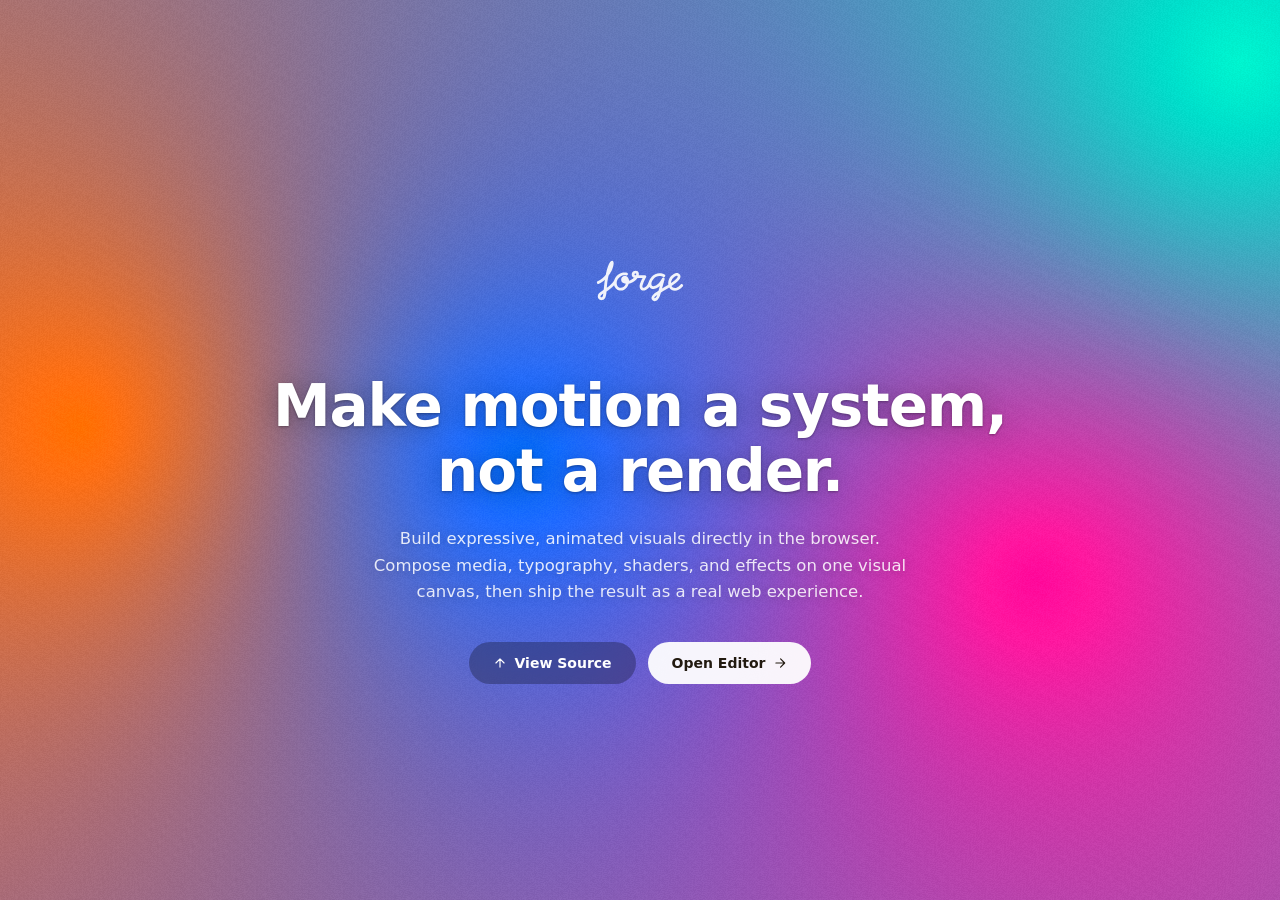
<file: index.html>
<!DOCTYPE html>
<html lang="en">
<head>
<meta charset="UTF-8">
<meta name="viewport" content="width=device-width, initial-scale=1.0">
<title>Forge — Make motion a system, not a render.</title>
<meta name="description" content="Forge is a browser-based composition and motion-design editor. Build expressive, animated visuals directly in the browser and ship the result as a real web experience.">
<link rel="icon" href="favicon.svg" type="image/svg+xml">
<link rel="preconnect" href="https://api.fontshare.com">
<link href="https://api.fontshare.com/v2/css?f[]=satoshi@400,500,700&display=swap" rel="stylesheet">
<link rel="stylesheet" href="landing.css">
</head>
<body>
  <main class="landing">
    <canvas id="bgCanvas" aria-hidden="true"></canvas>
    <span class="wordmark" role="img" aria-label="Forge"></span>

    <h1>Make motion a system,<br>not a render.</h1>
    <p class="sub">Build expressive, animated visuals directly in the browser.
      Compose media, typography, shaders, and effects on one visual canvas,
      then ship the result as a real web experience.</p>

    <div class="actions">
      <a class="btn btn-ghost" href="https://github.com/amoghsabarwal/forge" target="_blank" rel="noopener">
        <svg width="14" height="14" viewBox="0 0 24 24" fill="none" stroke="currentColor" stroke-width="2"><path d="M12 19V5M5 12l7-7 7 7" stroke-linecap="round" stroke-linejoin="round"/></svg>
        View Source
      </a>
      <a class="btn btn-primary" href="editor.html">
        Open Editor
        <svg width="14" height="14" viewBox="0 0 24 24" fill="none" stroke="currentColor" stroke-width="2"><path d="M5 12h14M13 5l7 7-7 7" stroke-linecap="round" stroke-linejoin="round"/></svg>
      </a>
    </div>
  </main>
<script src="landing-bg.js"></script>
</body>
</html>
</file>
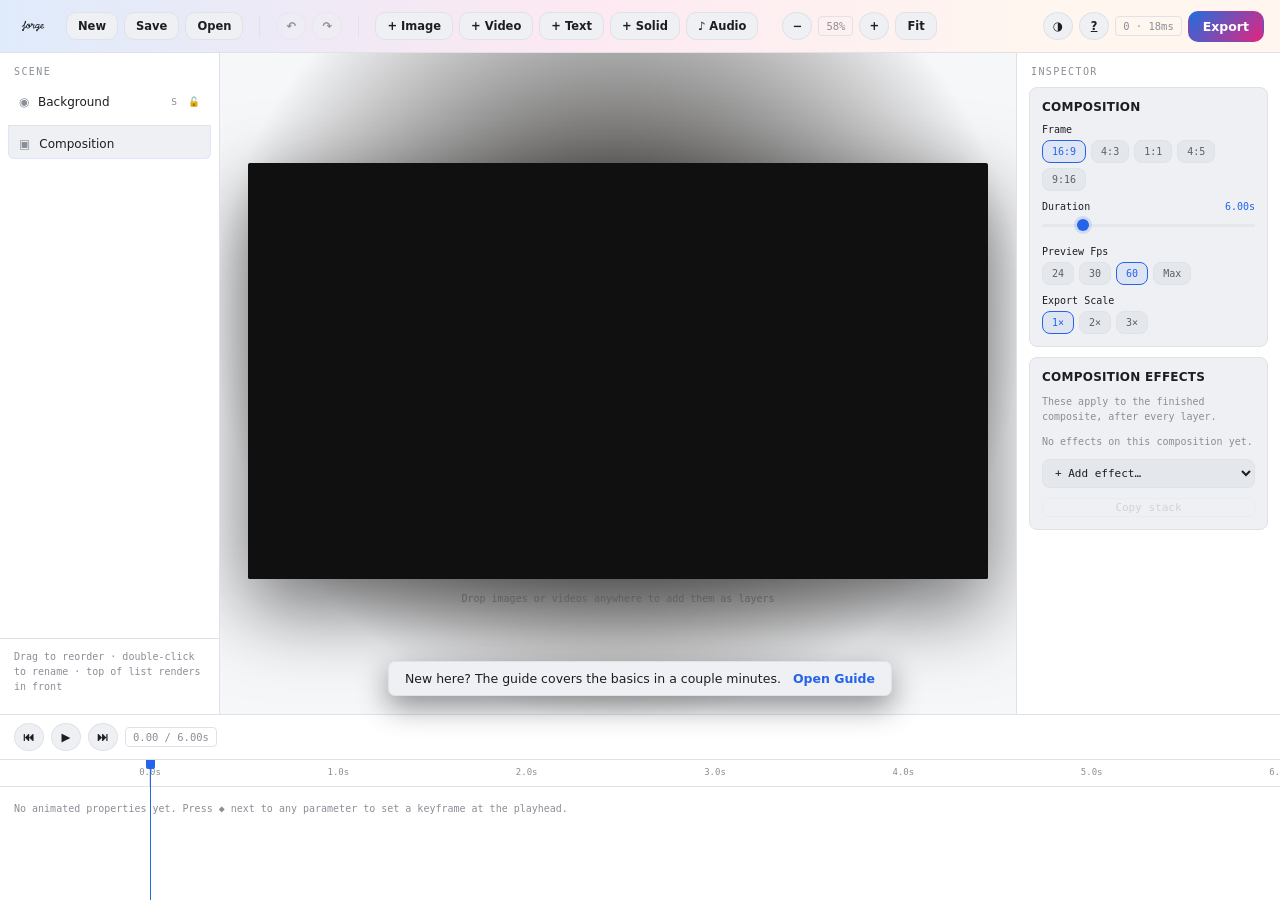
<file: editor.html>
<!DOCTYPE html>
<html lang="en">
<head>
<meta charset="UTF-8">
<meta name="viewport" content="width=device-width, initial-scale=1.0">
<title>Forge — Editor</title>
<meta name="description" content="Forge — a browser-based composition and motion-design editor. Build layered compositions, stack effects per layer, animate with keyframes, export video.">
<link rel="icon" href="favicon.svg" type="image/svg+xml">
<link rel="preconnect" href="https://api.fontshare.com">
<link href="https://api.fontshare.com/v2/css?f[]=satoshi@400,500,700&display=swap" rel="stylesheet">
<link rel="stylesheet" href="editor.css">
<script>
  // Runs before first paint so there's no flash of the wrong theme: a saved manual choice
  // wins, otherwise follow the OS/browser preference. ui.js wires the toggle button itself.
  (function(){
    var saved = null;
    try{ saved = localStorage.getItem('forge:theme'); }catch(e){}
    var theme = saved || (window.matchMedia && window.matchMedia('(prefers-color-scheme: light)').matches ? 'light' : 'dark');
    if(theme === 'light') document.documentElement.setAttribute('data-theme', 'light');
  })();
</script>
</head>
<body>

<div id="app">

  <!-- ── top: project / tools / preview / export ── -->
  <header class="toolbar">
    <a class="mark" href="index.html" title="Back to home"><span class="wordmark"></span></a>

    <div class="tool-group">
      <button class="btn btn-sm" id="newBtn" title="New composition">New</button>
      <button class="btn btn-sm" id="saveBtn" title="Save project">Save</button>
      <button class="btn btn-sm" id="openBtn" title="Open a saved project">Open</button>
      <input type="file" id="projectInput" accept=".forge,application/json" hidden>
    </div>

    <div class="tool-divider"></div>

    <div class="tool-group">
      <button class="btn btn-icon btn-sm" id="undoBtn" title="Undo (Cmd/Ctrl+Z)" disabled>↶</button>
      <button class="btn btn-icon btn-sm" id="redoBtn" title="Redo (Shift+Cmd/Ctrl+Z)" disabled>↷</button>
    </div>

    <div class="tool-divider"></div>

    <div class="tool-group">
      <button class="btn btn-sm" id="addImageBtn" title="Add an image layer">+ Image</button>
      <button class="btn btn-sm" id="addVideoBtn" title="Add a video layer">+ Video</button>
      <button class="btn btn-sm" id="addTextBtn" title="Add a text layer">+ Text</button>
      <button class="btn btn-sm" id="addSolidBtn" title="Add a solid background layer">+ Solid</button>
      <button class="btn btn-sm" id="audioBtn" title="Load an audio track for effects to react to">♪ Audio</button>
      <input type="file" id="imageInput" accept="image/*" multiple hidden>
      <input type="file" id="videoInput" accept="video/*" multiple hidden>
      <input type="file" id="audioInput" accept="audio/*" hidden>
    </div>

    <div class="tool-group zoom-group">
      <button class="btn btn-icon btn-sm" id="zoomOutBtn" title="Zoom out">−</button>
      <span class="readout" id="zoomLabel">100%</span>
      <button class="btn btn-icon btn-sm" id="zoomInBtn" title="Zoom in">+</button>
      <button class="btn btn-sm" id="fitBtn" title="Fit to screen (F)">Fit</button>
    </div>

    <div class="tool-group right">
      <button class="btn btn-icon btn-sm" id="themeBtn" title="Toggle light/dark theme">◐</button>
      <a class="btn btn-icon btn-sm" id="helpBtn" href="guide.html" title="Guide">?</a>
      <span class="readout" id="perfReadout" title="Estimated GPU cost · measured frame time">0 · 0ms</span>
      <button class="btn btn-primary" id="exportBtn">Export</button>
    </div>
  </header>

  <div class="body">

    <!-- ── left: scene / layers ── -->
    <aside class="panel panel-left">
      <div class="panel-title">SCENE</div>
      <div id="layerList" class="layer-list"></div>
      <p class="hint panel-foot">Drag to reorder · double-click to rename · top of list renders in front</p>
    </aside>

    <!-- ── centre: canvas ── -->
    <main class="stage-area" id="stageWrap">
      <div class="stage-holder">
        <canvas id="stage"></canvas>
        <div id="overlay" class="stage-overlay"></div>
      </div>
      <p class="drop-hint">Drop images or videos anywhere to add them as layers</p>
    </main>

    <!-- ── right: contextual inspector ── -->
    <aside class="panel panel-right" id="panelRight">
      <div class="panel-resize" id="panelResize" title="Drag to resize"></div>
      <div class="panel-title">INSPECTOR</div>
      <div id="inspector" class="inspector"></div>
    </aside>

  </div>

  <!-- ── bottom: timeline ── -->
  <section class="timeline">
    <div class="transport">
      <button class="btn btn-icon btn-sm" id="toStartBtn" title="Go to start">⏮</button>
      <button class="btn btn-icon btn-sm" id="playBtn" title="Play / pause (Space)">▶</button>
      <button class="btn btn-icon btn-sm" id="toEndBtn" title="Go to end">⏭</button>
      <span class="readout" id="timeLabel">0.00 / 6.00s</span>
    </div>
    <div class="timeline-body" id="timelineBody">
      <div class="ruler-row">
        <div class="ruler-spacer"></div>
        <div class="ruler" id="timelineRuler"></div>
      </div>
      <div id="timelineTracks" class="tracks"></div>
      <div class="playhead" id="playhead"></div>
    </div>
  </section>

  <div class="toast" id="toast"></div>
  <div class="modal-host" id="modalHost" hidden></div>
</div>

<script src="fx.js"></script>
<script src="audio.js"></script>
<script src="comp.js"></script>
<script src="ui.js"></script>
</body>
</html>
</file>
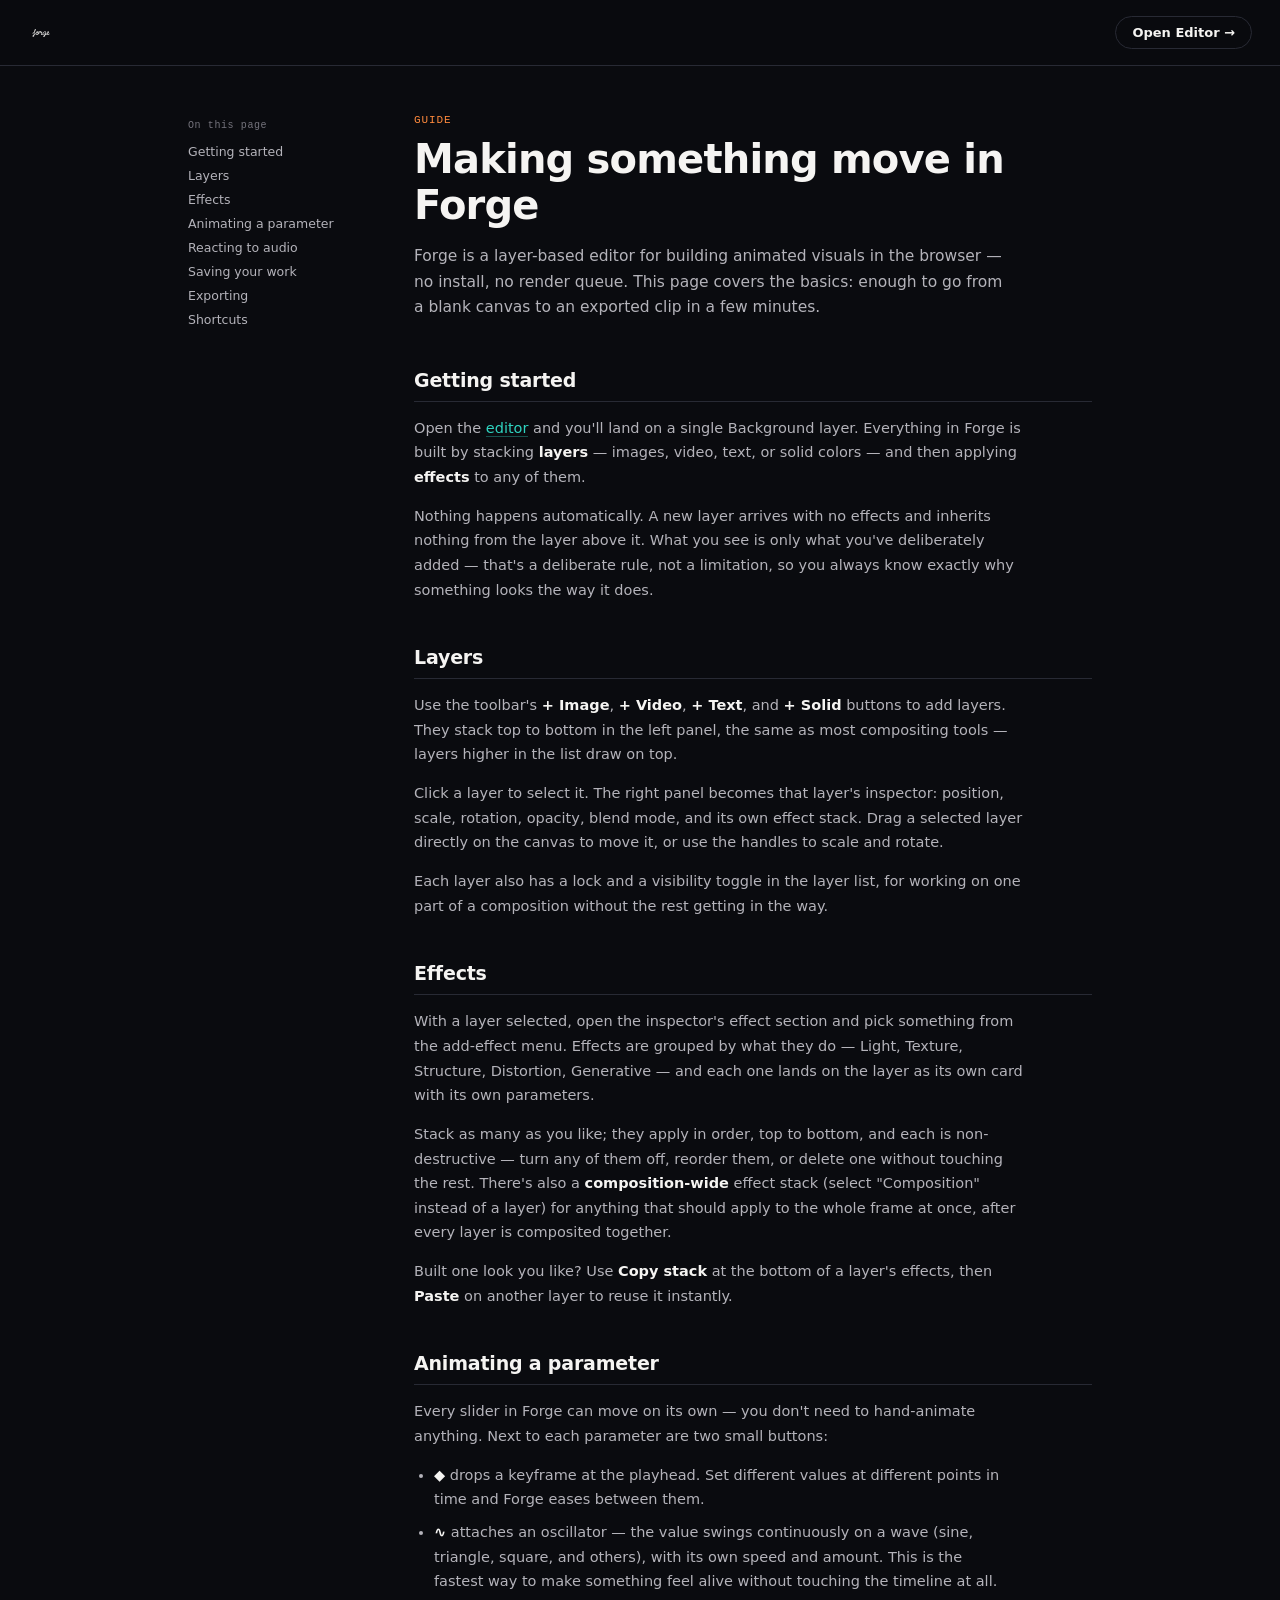
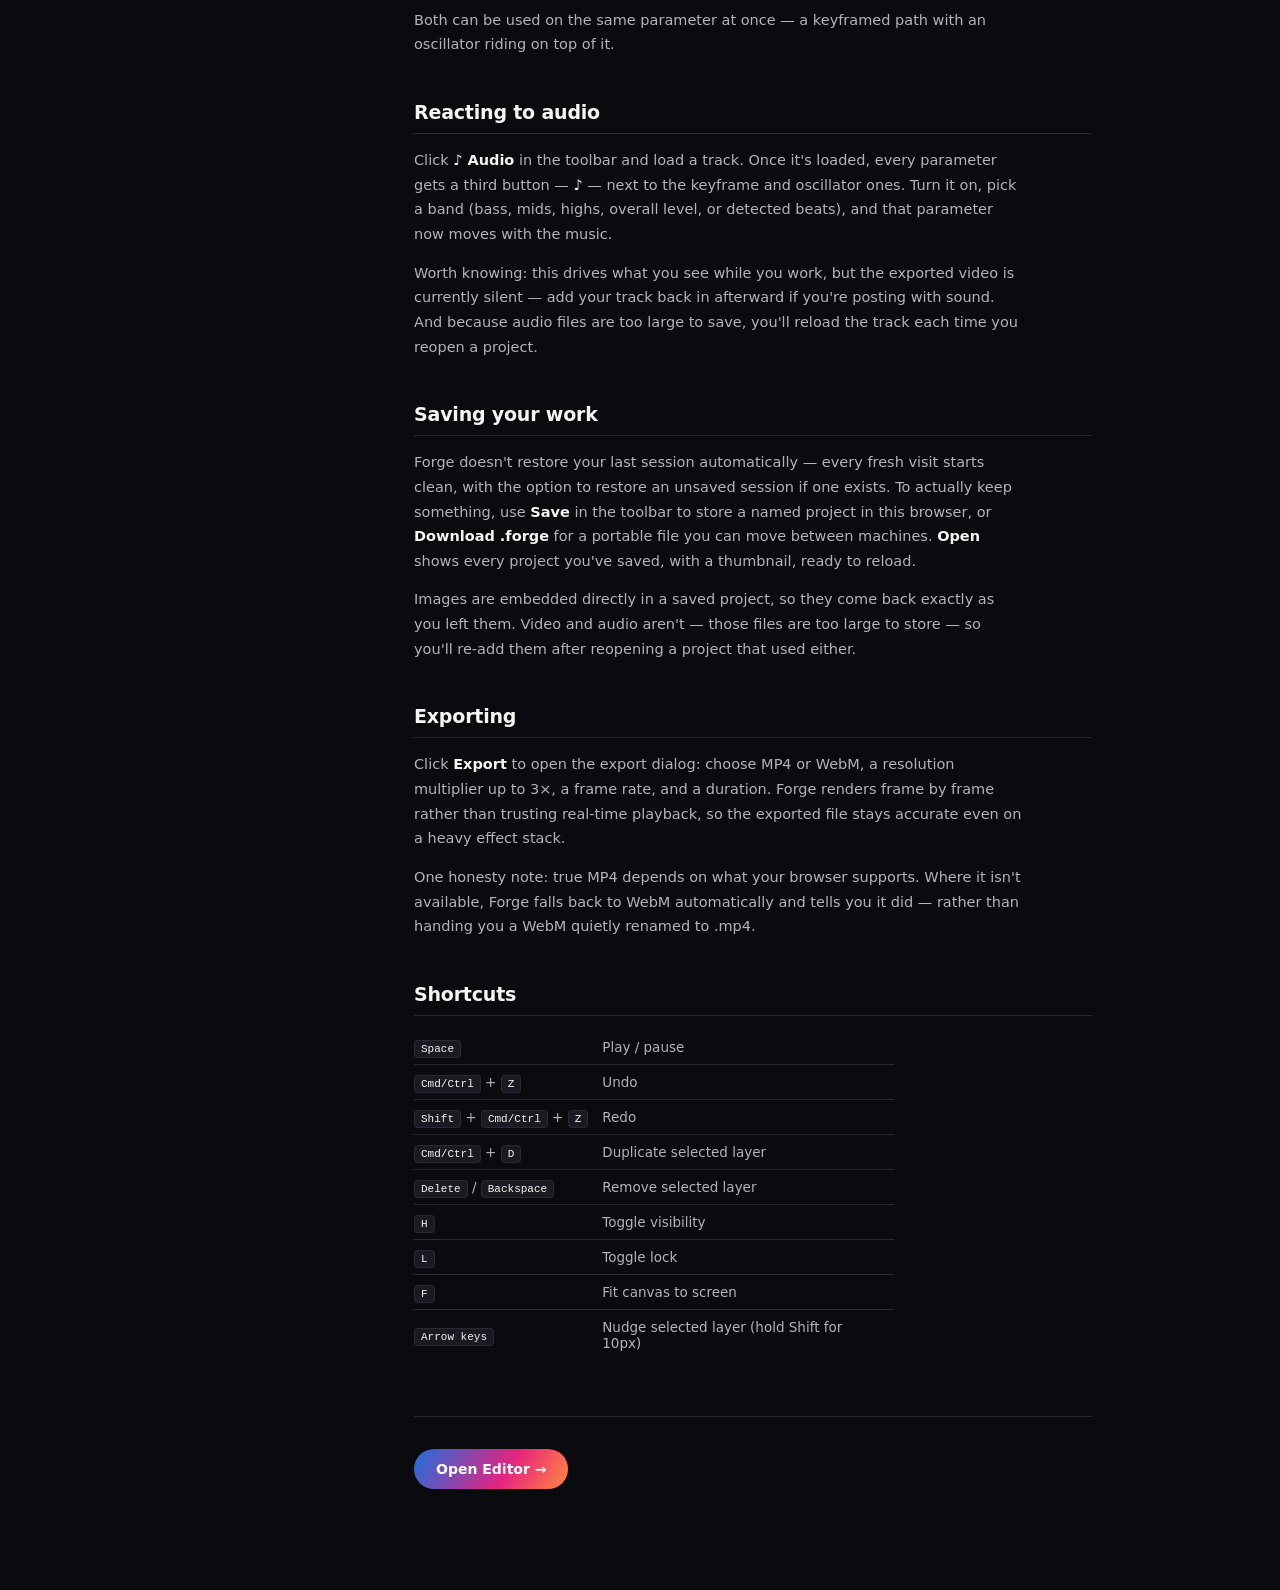
<file: guide.html>
<!DOCTYPE html>
<html lang="en">
<head>
<meta charset="UTF-8">
<meta name="viewport" content="width=device-width, initial-scale=1.0">
<title>Guide — Forge</title>
<meta name="description" content="How to use Forge: layers, effects, animation, and export.">
<link rel="icon" href="favicon.svg" type="image/svg+xml">
<link rel="preconnect" href="https://api.fontshare.com">
<link href="https://api.fontshare.com/v2/css?f[]=satoshi@400,500,700&display=swap" rel="stylesheet">
<link rel="stylesheet" href="guide.css">
</head>
<body>
  <header class="gtop">
    <a class="gmark" href="index.html" title="Back to home"><span class="wordmark"></span></a>
    <nav class="gnav">
      <a href="editor.html" class="gnav-cta">Open Editor →</a>
    </nav>
  </header>

  <main class="gwrap">
    <aside class="gtoc" id="gtoc">
      <span class="gtoc-label">On this page</span>
      <a href="#start">Getting started</a>
      <a href="#layers">Layers</a>
      <a href="#effects">Effects</a>
      <a href="#animate">Animating a parameter</a>
      <a href="#audio">Reacting to audio</a>
      <a href="#projects">Saving your work</a>
      <a href="#export">Exporting</a>
      <a href="#shortcuts">Shortcuts</a>
    </aside>

    <article class="gcontent">
      <p class="geyebrow">Guide</p>
      <h1>Making something move in Forge</h1>
      <p class="glede">Forge is a layer-based editor for building animated visuals in the browser — no install, no render queue. This page covers the basics: enough to go from a blank canvas to an exported clip in a few minutes.</p>

      <section id="start">
        <h2>Getting started</h2>
        <p>Open the <a href="editor.html">editor</a> and you'll land on a single Background layer. Everything in Forge is built by stacking <strong>layers</strong> — images, video, text, or solid colors — and then applying <strong>effects</strong> to any of them.</p>
        <p>Nothing happens automatically. A new layer arrives with no effects and inherits nothing from the layer above it. What you see is only what you've deliberately added — that's a deliberate rule, not a limitation, so you always know exactly why something looks the way it does.</p>
      </section>

      <section id="layers">
        <h2>Layers</h2>
        <p>Use the toolbar's <strong>+ Image</strong>, <strong>+ Video</strong>, <strong>+ Text</strong>, and <strong>+ Solid</strong> buttons to add layers. They stack top to bottom in the left panel, the same as most compositing tools — layers higher in the list draw on top.</p>
        <p>Click a layer to select it. The right panel becomes that layer's inspector: position, scale, rotation, opacity, blend mode, and its own effect stack. Drag a selected layer directly on the canvas to move it, or use the handles to scale and rotate.</p>
        <p>Each layer also has a lock and a visibility toggle in the layer list, for working on one part of a composition without the rest getting in the way.</p>
      </section>

      <section id="effects">
        <h2>Effects</h2>
        <p>With a layer selected, open the inspector's effect section and pick something from the add-effect menu. Effects are grouped by what they do — Light, Texture, Structure, Distortion, Generative — and each one lands on the layer as its own card with its own parameters.</p>
        <p>Stack as many as you like; they apply in order, top to bottom, and each is non-destructive — turn any of them off, reorder them, or delete one without touching the rest. There's also a <strong>composition-wide</strong> effect stack (select "Composition" instead of a layer) for anything that should apply to the whole frame at once, after every layer is composited together.</p>
        <p>Built one look you like? Use <strong>Copy stack</strong> at the bottom of a layer's effects, then <strong>Paste</strong> on another layer to reuse it instantly.</p>
      </section>

      <section id="animate">
        <h2>Animating a parameter</h2>
        <p>Every slider in Forge can move on its own — you don't need to hand-animate anything. Next to each parameter are two small buttons:</p>
        <ul>
          <li><strong>◆</strong> drops a keyframe at the playhead. Set different values at different points in time and Forge eases between them.</li>
          <li><strong>∿</strong> attaches an oscillator — the value swings continuously on a wave (sine, triangle, square, and others), with its own speed and amount. This is the fastest way to make something feel alive without touching the timeline at all.</li>
        </ul>
        <p>Both can be used on the same parameter at once — a keyframed path with an oscillator riding on top of it.</p>
      </section>

      <section id="audio">
        <h2>Reacting to audio</h2>
        <p>Click <strong>♪ Audio</strong> in the toolbar and load a track. Once it's loaded, every parameter gets a third button — <strong>♪</strong> — next to the keyframe and oscillator ones. Turn it on, pick a band (bass, mids, highs, overall level, or detected beats), and that parameter now moves with the music.</p>
        <p>Worth knowing: this drives what you see while you work, but the exported video is currently silent — add your track back in afterward if you're posting with sound. And because audio files are too large to save, you'll reload the track each time you reopen a project.</p>
      </section>

      <section id="projects">
        <h2>Saving your work</h2>
        <p>Forge doesn't restore your last session automatically — every fresh visit starts clean, with the option to restore an unsaved session if one exists. To actually keep something, use <strong>Save</strong> in the toolbar to store a named project in this browser, or <strong>Download .forge</strong> for a portable file you can move between machines. <strong>Open</strong> shows every project you've saved, with a thumbnail, ready to reload.</p>
        <p>Images are embedded directly in a saved project, so they come back exactly as you left them. Video and audio aren't — those files are too large to store — so you'll re-add them after reopening a project that used either.</p>
      </section>

      <section id="export">
        <h2>Exporting</h2>
        <p>Click <strong>Export</strong> to open the export dialog: choose MP4 or WebM, a resolution multiplier up to 3×, a frame rate, and a duration. Forge renders frame by frame rather than trusting real-time playback, so the exported file stays accurate even on a heavy effect stack.</p>
        <p>One honesty note: true MP4 depends on what your browser supports. Where it isn't available, Forge falls back to WebM automatically and tells you it did — rather than handing you a WebM quietly renamed to .mp4.</p>
      </section>

      <section id="shortcuts">
        <h2>Shortcuts</h2>
        <table class="gtable">
          <tr><td><kbd>Space</kbd></td><td>Play / pause</td></tr>
          <tr><td><kbd>Cmd/Ctrl</kbd> + <kbd>Z</kbd></td><td>Undo</td></tr>
          <tr><td><kbd>Shift</kbd> + <kbd>Cmd/Ctrl</kbd> + <kbd>Z</kbd></td><td>Redo</td></tr>
          <tr><td><kbd>Cmd/Ctrl</kbd> + <kbd>D</kbd></td><td>Duplicate selected layer</td></tr>
          <tr><td><kbd>Delete</kbd> / <kbd>Backspace</kbd></td><td>Remove selected layer</td></tr>
          <tr><td><kbd>H</kbd></td><td>Toggle visibility</td></tr>
          <tr><td><kbd>L</kbd></td><td>Toggle lock</td></tr>
          <tr><td><kbd>F</kbd></td><td>Fit canvas to screen</td></tr>
          <tr><td><kbd>Arrow keys</kbd></td><td>Nudge selected layer (hold Shift for 10px)</td></tr>
        </table>
      </section>

      <div class="gcta">
        <a class="btn btn-primary" href="editor.html">Open Editor →</a>
      </div>
    </article>
  </main>
</body>
</html>
</file>
<file: landing.css>
/* landing.css — the entire landing page in one screen, matching the provided brand mockup
   as closely as CSS allows. No nav, no scroll sections — the two buttons ARE the navigation. */

:root{
  --text-0:#ffffff; --text-1:rgba(255,255,255,0.86); --text-2:rgba(255,255,255,0.6);
  --sans:'Satoshi', system-ui, sans-serif;
}
*{ box-sizing:border-box; }
html,body{ height:100%; margin:0; overflow:hidden; }
body{ font-family:var(--sans); color:var(--text-0); }

.landing{
  height:100vh; width:100vw; display:flex; flex-direction:column; align-items:center; justify-content:center;
  text-align:center; padding:24px; position:relative; overflow:hidden;
  background-image:url('hero.jpg'); /* fallback for browsers with no WebGL — #bgCanvas paints over this */
  background-size:cover; background-position:center; background-repeat:no-repeat;
}

#bgCanvas{
  position:absolute; inset:0; width:100%; height:100%; z-index:0;
  display:block;
}

.landing > *:not(#bgCanvas){ position:relative; z-index:1; }

/* the real brand wordmark (wordmark.svg), used as a CSS mask so its color is controllable
   and the file itself stays a single cacheable static asset rather than duplicated inline
   markup on every page that needs it. */
.wordmark{
  display:block; width:130px; height:130px; margin-bottom:28px;
  background-color:rgba(255,255,255,0.92);
  -webkit-mask-image:url('wordmark.svg'); mask-image:url('wordmark.svg');
  -webkit-mask-size:contain; mask-size:contain;
  -webkit-mask-repeat:no-repeat; mask-repeat:no-repeat;
  -webkit-mask-position:center; mask-position:center;
  filter:drop-shadow(0 2px 20px rgba(0,0,0,0.15));
}

h1{
  font-family:var(--sans); font-weight:700; letter-spacing:-0.02em;
  font-size:clamp(32px, 5.2vw, 58px); line-height:1.12; margin:0 0 22px; color:var(--text-0);
  text-shadow:0 2px 28px rgba(0,0,0,0.28), 0 1px 3px rgba(0,0,0,0.35);
}

.sub{
  font-size:clamp(14px, 1.4vw, 16.5px); line-height:1.6; color:var(--text-1);
  max-width:560px; margin:0 0 36px;
  text-shadow:0 1px 12px rgba(0,0,0,0.25);
}

.actions{ display:flex; gap:12px; flex-wrap:wrap; justify-content:center; }

.btn{
  font-family:var(--sans); font-size:14px; font-weight:600; border:none; border-radius:999px;
  padding:13px 24px; cursor:pointer; text-decoration:none; display:inline-flex; align-items:center; gap:8px;
  transition:transform .15s, filter .15s;
}
.btn:hover{ transform:translateY(-1px); }
.btn:active{ transform:translateY(0) scale(0.98); }
.btn-ghost{ background:rgba(0,0,0,0.28); color:#fff; backdrop-filter:blur(10px); }
.btn-ghost:hover{ background:rgba(0,0,0,0.36); }
.btn-primary{ background:rgba(255,255,255,0.94); color:#221a10; }
.btn-primary:hover{ background:#fff; }

@media (max-width:520px){
  .wordmark{ width:96px; height:96px; margin-bottom:20px; }
  .actions{ flex-direction:column; width:100%; max-width:280px; }
  .btn{ justify-content:center; }
}
</file>
<file: editor.css>
/* editor.css — Forge composition editor.
   Layout regions: toolbar (top) / scene (left) / canvas (centre) / inspector (right) / timeline (bottom).

   Color system: dark is the default surface; [data-theme="light"] on <html> overrides the
   same semantic tokens for a light one. Everything below reads bg/text/accent color tokens
   rather than a literal color, so the two themes are two variable blocks, not two files.
   Figma is the reference point for the light theme specifically — clean neutrals, a single
   confident blue accent, high density without visual noise — reimplemented in Forge's own
   values, not their literal palette. */

:root{
  --bg-0:#0a0b0f; --bg-1:#121319; --bg-2:#1a1b22; --bg-3:#23242c;
  --border:#282a34; --border-hi:#383a46;
  --text-0:#f5f4f2; --text-1:#b4b3ba; --text-2:#75747d;
  /* Accent moved off the old orange-ember identity onto brand blue — a single confident
     interactive color, the same role Figma's blue plays: everything clickable/active/
     selected reads through this one hue, nothing else competes with it for attention. */
  --accent:#3b82f6; --accent-dim:#1e3a6e; --accent-rgb:59,130,246;
  --shadow-strength:0.4;
  --mono:'Satoshi', ui-monospace, monospace;
  --sans:'Satoshi', system-ui, sans-serif;
  --panel-w:264px;
  --panel-left-w:220px;
  --timeline-h:186px;
  --track-name-w:150px;
  /* The brand gradient itself — same family used on the landing page, applied here only to
     the toolbar wash, the wordmark, and primary/active accents. A dense control surface
     still needs a stable, low-chroma base to actually read sliders and layer names against;
     this is "kinda similar," not a repaint of every panel. */
  --brand-blue:#1d6fe0; --brand-pink:#e6237e; --brand-orange:#ff8a3d; --brand-cyan:#2fd4c0;
}

/* Light theme — same semantic tokens, Figma-inspired: near-white neutrals, dark ink text,
   the same blue accent (blue reads correctly on both light and dark, so it doesn't need to
   change per-theme). Applied via a data attribute set on <html>, see theme.js at the bottom. */
[data-theme="light"]{
  --bg-0:#f6f7f9; --bg-1:#ffffff; --bg-2:#eef0f3; --bg-3:#e4e7eb;
  --border:#dfe2e6; --border-hi:#c8ccd2;
  --text-0:#1c1e21; --text-1:#5c6066; --text-2:#8a8f96;
  --accent:#2563eb; --accent-dim:#dbe6fd; --accent-rgb:37,99,235;
  --shadow-strength:0.08;
}

*{ box-sizing:border-box; }
html,body{ height:100%; margin:0; }
body{ background:var(--bg-0); color:var(--text-0); font-family:var(--sans); overflow:hidden; }

#app{ height:100vh; display:flex; flex-direction:column; }
.body{ flex:1; min-height:0; display:grid; grid-template-columns:var(--panel-left-w) 1fr var(--panel-w); grid-template-rows:minmax(0,1fr); }

/* ---- toolbar ---- */
.toolbar{ display:flex; align-items:center; gap:16px; padding:9px 16px; flex-shrink:0;
  background:
    linear-gradient(90deg, rgba(29,111,224,0.14), rgba(230,35,126,0.10) 45%, rgba(255,138,61,0.08) 80%),
    var(--bg-1);
  border-bottom:1px solid var(--border); }
.mark{ display:inline-flex; align-items:center; text-decoration:none; flex-shrink:0; }
.wordmark{ display:block; width:34px; height:34px; background-color:var(--text-0);
  -webkit-mask-image:url('wordmark.svg'); mask-image:url('wordmark.svg');
  -webkit-mask-size:contain; mask-size:contain;
  -webkit-mask-repeat:no-repeat; mask-repeat:no-repeat;
  -webkit-mask-position:center; mask-position:center;
  transition:background-color .15s, transform .15s; }
.mark:hover .wordmark{ background-color:var(--brand-orange); transform:scale(1.05); }
.tool-divider{ width:1px; height:22px; background:var(--border); flex-shrink:0; }
.tool-group{ display:flex; align-items:center; gap:6px; }
.tool-group.right{ margin-left:auto; }
.zoom-group{ margin-left:8px; }
.readout{ font-family:var(--mono); font-size:10.5px; color:var(--text-2);
  border:1px solid var(--border); border-radius:4px; padding:3px 7px; white-space:nowrap; }

/* ---- buttons ---- */
.btn{ font-family:var(--sans); font-size:12.5px; font-weight:600; border:1px solid var(--border);
  background:var(--bg-2); color:var(--text-0); padding:7px 14px; border-radius:10px; cursor:pointer;
  transition:border-color .15s, background .15s, color .15s, transform .1s; }
.btn:hover{ border-color:var(--border-hi); background:var(--bg-3); }
.btn:active:not(:disabled){ transform:scale(0.97); }
.btn:disabled{ opacity:0.45; cursor:default; }
.btn-sm{ padding:6px 11px; font-size:11.5px; }
.btn-icon{ width:30px; padding:0; height:28px; border-radius:50%;
  display:inline-flex; align-items:center; justify-content:center; }
.btn-primary{ background:linear-gradient(135deg, var(--brand-blue), var(--brand-pink)); border-color:transparent; color:#fff; }
.btn-primary:hover{ filter:brightness(1.08); }
.icon-btn{ font-family:var(--mono); font-size:11px; line-height:1.2; color:var(--text-2);
  background:transparent; border:1px solid var(--border); border-radius:6px; padding:2px 6px; cursor:pointer;
  transition:color .15s, border-color .15s, background .15s; }
.icon-btn:hover{ color:var(--text-0); border-color:var(--border-hi); background:var(--bg-3); }
.icon-btn:disabled{ opacity:0.3; cursor:default; }
.icon-btn:disabled:hover{ color:var(--text-2); border-color:var(--border); background:transparent; }

/* ---- panels ---- */
.panel{ background:var(--bg-1); min-width:0; min-height:0; display:flex; flex-direction:column; }
.panel-left{ border-right:1px solid var(--border); }
.panel-right{ border-left:1px solid var(--border); position:relative; }
.panel-resize{ position:absolute; left:-3px; top:0; bottom:0; width:7px; cursor:col-resize;
  z-index:5; }
.panel-resize::after{ content:''; position:absolute; left:2px; top:0; bottom:0; width:1px;
  background:transparent; transition:background .15s; }
.panel-resize:hover::after{ background:var(--brand-orange); }
.panel-title{ font-family:var(--mono); font-size:10px; letter-spacing:0.14em; color:var(--text-2);
  padding:13px 14px 10px; flex-shrink:0; }
.layer-list{ flex:1; min-height:0; overflow-y:auto; padding:0 8px 8px; }
.inspector{ flex:1; min-height:0; overflow-y:auto; padding:0 12px 16px; }
.panel-foot{ padding:10px 14px; border-top:1px solid var(--border); flex-shrink:0; margin:0; }
.hint{ font-family:var(--mono); font-size:10px; line-height:1.5; color:var(--text-2); margin:0 0 10px; }

/* ---- layer rows ---- */
.layer-row{ display:flex; align-items:center; gap:7px; padding:7px 8px; border-radius:6px;
  border:1px solid transparent; cursor:pointer; transition:background .12s, border-color .12s; }
.layer-row:hover{ background:var(--bg-2); }
.layer-row.active{ background:var(--bg-2); border-color:var(--accent-dim); }
.layer-row.dragging{ opacity:0.4; }
.layer-row.comp-row{ margin-top:8px; border-top:1px solid var(--border); border-radius:0 0 6px 6px; padding-top:11px; }
.layer-name{ flex:1; font-size:12px; color:var(--text-0); overflow:hidden; text-overflow:ellipsis; white-space:nowrap; }
.layer-row.active .layer-name{ color:var(--text-0); }
.layer-icon{ background:none; border:none; color:var(--text-2); cursor:pointer; font-size:12px;
  padding:1px 2px; line-height:1; flex-shrink:0; }
.layer-icon:hover{ color:var(--text-0); }
.layer-icon.off{ color:#4a443f; }
.layer-icon.on{ color:var(--accent); }
.layer-icon.small{ font-size:9.5px; font-family:var(--mono); }
.layer-badges{ display:flex; gap:4px; flex-shrink:0; }
.layer-badge{ font-family:var(--mono); font-size:9px; color:var(--text-2);
  border:1px solid var(--border); border-radius:3px; padding:1px 4px; }
.layer-badge.key{ color:var(--accent); border-color:var(--accent-dim); }
.layer-rename{ flex:1; font-family:var(--sans); font-size:12px; background:var(--bg-3);
  border:1px solid var(--accent); border-radius:4px; color:var(--text-0); padding:3px 6px; min-width:0; }
.layer-fx-row{ display:flex; align-items:center; gap:6px; padding:5px 8px 5px 22px; border-radius:5px;
  cursor:pointer; font-size:11px; color:var(--text-1); }
.layer-fx-row:hover{ background:var(--bg-2); }
.layer-fx-row.active{ background:var(--bg-2); color:var(--accent); }
.layer-fx-tick{ font-family:var(--mono); color:var(--text-2); }
.layer-fx-name{ flex:1; overflow:hidden; text-overflow:ellipsis; white-space:nowrap; }

/* ---- stage ---- */
.stage-area{ position:relative; min-width:0; min-height:0; display:flex; flex-direction:column;
  align-items:center; justify-content:center; gap:14px; padding:28px;
  background:radial-gradient(ellipse at 50% 40%, #16130f 0%, var(--bg-0) 72%); overflow:hidden; }
.stage-area.drag{ outline:2px dashed var(--accent); outline-offset:-14px; }
.stage-holder{ position:relative; line-height:0; }
#stage{ display:block; box-shadow:0 30px 80px rgba(0,0,0,0.55); border-radius:2px;
  background-image:linear-gradient(45deg,#141210 25%,transparent 25%),
    linear-gradient(-45deg,#141210 25%,transparent 25%),
    linear-gradient(45deg,transparent 75%,#141210 75%),
    linear-gradient(-45deg,transparent 75%,#141210 75%);
  background-size:16px 16px; background-position:0 0,0 8px,8px -8px,-8px 0; }
.stage-overlay{ position:absolute; inset:0; cursor:default; }
.drop-hint{ font-family:var(--mono); font-size:10px; color:var(--text-2); margin:0; }

/* selection box + handles */
.sel-box{ position:absolute; border:1px solid var(--accent); pointer-events:none; }
.sel-box.locked{ border-style:dashed; opacity:0.6; }
.sel-handle{ position:absolute; width:9px; height:9px; margin:-5px 0 0 -5px;
  background:var(--accent); border:1.5px solid var(--bg-1); border-radius:2px; pointer-events:auto; }
.sel-nw{ cursor:nwse-resize; } .sel-se{ cursor:nwse-resize; }
.sel-ne{ cursor:nesw-resize; } .sel-sw{ cursor:nesw-resize; }
.sel-rotate{ position:absolute; left:50%; top:-24px; width:11px; height:11px; margin-left:-6px;
  border:1.5px solid var(--accent); border-radius:50%; background:var(--bg-0);
  pointer-events:auto; cursor:grab; }

/* ---- inspector controls ---- */
.group{ border:1px solid var(--border); border-radius:8px; background:var(--bg-2);
  margin-bottom:10px; padding:12px; }
.group-head{ display:flex; align-items:center; justify-content:space-between; gap:8px; margin-bottom:10px; }
.group-name{ font-size:12px; font-weight:600; letter-spacing:0.02em; }
.param-row{ margin-bottom:10px; }
.param-row:last-child{ margin-bottom:0; }
.param-label{ display:flex; justify-content:space-between; align-items:center; font-family:var(--mono);
  font-size:10px; color:var(--text-1); margin-bottom:5px; gap:8px; }
.param-label b{ font-weight:500; color:var(--text-0); text-transform:capitalize; }
.param-right{ display:flex; align-items:center; gap:5px; }
.param-right > span{ color:var(--accent); }

input[type="range"]{ -webkit-appearance:none; width:100%; height:14px; background:transparent; margin:0; }
input[type="range"]::-webkit-slider-runnable-track{ height:3px; background:var(--bg-3); border-radius:2px; }
input[type="range"]::-webkit-slider-thumb{ -webkit-appearance:none; width:12px; height:12px; margin-top:-4.5px;
  border-radius:50%; background:var(--accent); cursor:pointer; box-shadow:0 0 0 3px rgba(var(--accent-rgb),0.15); }
input[type="range"]::-moz-range-track{ height:3px; background:var(--bg-3); border-radius:2px; }
input[type="range"]::-moz-range-thumb{ width:12px; height:12px; border:none; border-radius:50%; background:var(--accent); cursor:pointer; }

.segmented{ display:flex; flex-wrap:wrap; gap:5px; }
.seg-btn{ font-family:var(--mono); font-size:10px; padding:5px 9px; border-radius:8px;
  border:1px solid var(--border); background:var(--bg-3); color:var(--text-1); cursor:pointer;
  transition:border-color .15s, color .15s, background .15s; }
.seg-btn:hover{ color:var(--text-0); }
.seg-btn.active{ border-color:var(--accent); color:var(--accent); background:rgba(var(--accent-rgb),0.08); }

.switch{ position:relative; width:30px; height:17px; flex-shrink:0; }
.switch input{ opacity:0; width:100%; height:100%; margin:0; position:absolute; cursor:pointer; z-index:1; }
.switch .track{ position:absolute; inset:0; background:var(--bg-3); border:1px solid var(--border); border-radius:10px; transition:background .15s, border-color .15s; }
.switch .thumb{ position:absolute; top:2px; left:2px; width:11px; height:11px; border-radius:50%; background:var(--text-2); transition:transform .15s, background .15s; }
.switch input:checked ~ .track{ background:var(--accent-dim); border-color:var(--accent); }
.switch input:checked ~ .track ~ .thumb{ transform:translateX(13px); background:var(--accent); }

.color-row{ display:flex; align-items:center; gap:8px; }
.color-row input[type="color"]{ width:30px; height:26px; border:1px solid var(--border); border-radius:5px;
  background:none; padding:0; cursor:pointer; }
.select-input{ width:100%; font-family:var(--mono); font-size:11px; background:var(--bg-3);
  border:1px solid var(--border); border-radius:8px; color:var(--text-0); padding:6px 8px; }
.text-input{ width:100%; font-family:var(--sans); font-size:12px; background:var(--bg-3);
  border:1px solid var(--border); border-radius:8px; color:var(--text-0); padding:7px 8px;
  resize:vertical; min-height:44px; margin-bottom:10px; }

.key-btn, .anim-btn, .audio-btn{ font-family:var(--mono); font-size:10px; line-height:1; color:var(--text-2);
  background:transparent; border:1px solid var(--border); border-radius:6px; padding:2px 5px;
  cursor:pointer; transition:color .15s, border-color .15s, background .15s; }
.key-btn:hover, .anim-btn:hover, .audio-btn:hover{ color:var(--text-0); border-color:var(--border-hi); }
.key-btn.on{ color:var(--accent); border-color:var(--accent); background:rgba(var(--accent-rgb),0.10); }
.anim-btn.on{ color:var(--accent); border-color:var(--accent); background:rgba(var(--accent-rgb),0.10); }
.audio-btn.on{ color:var(--brand-cyan); border-color:var(--brand-cyan); background:rgba(47,212,192,0.10); }
.audio-btn.dim{ opacity:0.4; cursor:not-allowed; }
.audio-btn.dim:hover{ color:var(--text-2); border-color:var(--border); }

.anim-box{ margin:8px 0 10px; padding:8px 9px; border-left:2px solid var(--accent-dim);
  background:rgba(var(--accent-rgb),0.035); border-radius:0 5px 5px 0; }
.audio-box{ margin:8px 0 10px; padding:8px 9px; border-left:2px solid var(--brand-cyan);
  background:rgba(47,212,192,0.05); border-radius:0 5px 5px 0; }
.anim-select{ margin-bottom:8px; }

.fx-card{ border:1px solid var(--border); border-radius:7px; background:var(--bg-1);
  margin:8px 0 0; padding:10px; transition:border-color .15s; }
.fx-card.on{ border-color:var(--accent-dim); }
.fx-card.sel{ border-color:var(--accent); }
.fx-name{ display:flex; align-items:center; gap:7px; font-size:12px; font-weight:600; flex:1; min-width:0; }
.fx-index{ font-family:var(--mono); font-size:9px; color:var(--text-2);
  border:1px solid var(--border); border-radius:3px; padding:1px 5px; flex-shrink:0; }
.fx-card.on .fx-index{ color:var(--accent); border-color:var(--accent-dim); }
.fx-tools{ display:flex; gap:3px; flex-shrink:0; }

/* ---- timeline ---- */
.timeline{ height:var(--timeline-h); flex-shrink:0; background:var(--bg-1);
  border-top:1px solid var(--border); display:flex; flex-direction:column; }
.transport{ display:flex; align-items:center; gap:7px; padding:8px 14px;
  border-bottom:1px solid var(--border); flex-shrink:0; }
.timeline-body{ flex:1; min-height:0; overflow-y:auto; position:relative; }
.ruler-row{ display:flex; position:sticky; top:0; z-index:2; background:var(--bg-1);
  border-bottom:1px solid var(--border); }
.ruler-spacer{ width:var(--track-name-w); flex-shrink:0; border-right:1px solid var(--border); }
.ruler{ flex:1; position:relative; height:26px; cursor:pointer; }
.ruler-tick{ position:absolute; top:7px; font-family:var(--mono); font-size:9px; color:var(--text-2);
  transform:translateX(-50%); pointer-events:none; }
.tracks{ padding-bottom:8px; }
.tracks .hint{ padding:14px; }
.track-row{ display:flex; align-items:center; height:30px; border-bottom:1px solid rgba(44,40,37,0.5); }
.track-name{ width:var(--track-name-w); flex-shrink:0; padding:0 10px; display:flex; flex-direction:column;
  justify-content:center; gap:1px; border-right:1px solid var(--border); cursor:pointer; height:100%; }
.track-name:hover{ background:var(--bg-2); }
.track-layer{ font-size:10.5px; color:var(--text-1); overflow:hidden; text-overflow:ellipsis; white-space:nowrap; }
.track-prop{ font-family:var(--mono); font-size:9px; color:var(--text-2); overflow:hidden; text-overflow:ellipsis; white-space:nowrap; }
.track-lane{ flex:1; position:relative; height:100%; cursor:pointer; }
.track-lane:hover{ background:rgba(255,255,255,0.014); }
.key-dot{ position:absolute; top:50%; width:9px; height:9px; margin:-5px 0 0 -5px; padding:0;
  background:var(--accent); border:1.5px solid var(--bg-1); border-radius:2px;
  transform:rotate(45deg); cursor:pointer; }
.key-dot:hover{ background:#ff7038; }
.playhead{ position:absolute; top:0; bottom:0; width:1px; background:var(--accent);
  pointer-events:none; z-index:3; }
.playhead::before{ content:''; position:absolute; top:0; left:-4px; width:9px; height:9px;
  background:var(--accent); border-radius:0 0 2px 2px; }

/* ---- toast ---- */
.toast{ position:fixed; bottom:calc(var(--timeline-h) + 18px); left:50%;
  transform:translateX(-50%) translateY(8px);
  background:var(--bg-2); border:1px solid var(--border); color:var(--text-0); font-size:12.5px;
  padding:9px 16px; border-radius:7px; opacity:0; pointer-events:none;
  transition:opacity .2s, transform .2s; z-index:20; box-shadow:0 10px 30px rgba(0,0,0,0.45);
  display:flex; align-items:center; gap:12px; }
.toast.show{ opacity:1; transform:translateX(-50%) translateY(0); pointer-events:auto; }
.toast-action{ font-family:var(--sans); font-size:12.5px; font-weight:600; color:var(--accent);
  background:none; border:none; cursor:pointer; padding:0; white-space:nowrap; }
.toast-action:hover{ text-decoration:underline; }

::-webkit-scrollbar{ width:9px; height:9px; }
::-webkit-scrollbar-thumb{ background:var(--bg-3); border-radius:5px; }
::-webkit-scrollbar-track{ background:transparent; }

a:focus-visible, button:focus-visible, input:focus-visible, textarea:focus-visible, select:focus-visible{
  outline:2px solid var(--accent); outline-offset:2px; border-radius:4px;
}

@media (max-width:1100px){
  :root{ --panel-w:220px; --panel-left-w:180px; }
}

/* ---- modals (File / Export dialogs) ---- */
.modal-host{ position:fixed; inset:0; z-index:40; }
.modal-backdrop{ position:absolute; inset:0; background:rgba(6,7,10,0.6);
  backdrop-filter:blur(3px); display:flex; align-items:center; justify-content:center; padding:24px; }
.modal{ width:100%; max-width:440px; max-height:86vh; overflow-y:auto;
  background:var(--bg-1); border:1px solid var(--border-hi); border-radius:14px;
  padding:20px; box-shadow:0 24px 70px rgba(0,0,0,0.55); }
.modal-head{ margin-bottom:14px; }
.modal-title{ font-size:16px; font-weight:700; margin:0; letter-spacing:-0.01em; }
.modal-text{ font-size:12.5px; line-height:1.55; color:var(--text-1); margin:0 0 14px; }
.modal-hint{ font-size:11px; line-height:1.5; color:var(--text-2); margin:6px 0 0; }
.modal-label{ display:block; font-family:var(--mono); font-size:10px; letter-spacing:0.04em;
  color:var(--text-2); margin:14px 0 7px; }
.modal-label:first-of-type{ margin-top:0; }
.modal-input{ width:100%; font-family:var(--sans); font-size:13px; background:var(--bg-3);
  border:1px solid var(--border); border-radius:8px; color:var(--text-0); padding:9px 11px; }
.modal-input:focus{ outline:none; border-color:var(--brand-orange); }
.modal-actions{ display:flex; justify-content:flex-end; gap:8px; margin-top:20px; flex-wrap:wrap; }
.modal .segmented{ margin-bottom:2px; }
.modal input[type="range"]{ width:100%; margin-top:4px; }
.seg-btn.disabled{ opacity:0.4; }

/* ---- project browser ---- */
.project-grid{ display:grid; grid-template-columns:1fr 1fr; gap:10px; margin-bottom:4px; }
.project-card{ position:relative; border:1px solid var(--border); border-radius:10px;
  overflow:hidden; cursor:pointer; background:var(--bg-2); transition:border-color .15s, transform .1s; }
.project-card:hover{ border-color:var(--brand-orange); }
.project-card:active{ transform:scale(0.98); }
.project-thumb{ aspect-ratio:16/10; background:var(--bg-3); overflow:hidden; display:flex; align-items:center; justify-content:center; }
.project-thumb img{ width:100%; height:100%; object-fit:cover; display:block; }
.project-meta{ padding:8px 10px; display:flex; flex-direction:column; gap:2px; }
.project-name{ font-size:12px; font-weight:600; overflow:hidden; text-overflow:ellipsis; white-space:nowrap; }
.project-date{ font-family:var(--mono); font-size:9px; color:var(--text-2); }
.project-del{ position:absolute; top:6px; right:6px; width:22px; height:22px; border-radius:50%;
  border:none; background:rgba(6,7,10,0.6); color:#fff; font-size:15px; line-height:1; cursor:pointer;
  opacity:0; transition:opacity .15s; }
.project-card:hover .project-del{ opacity:1; }
.project-del:hover{ background:rgba(230,35,126,0.85); }

/* ---- inspector spacing audit (P2 #4): make controls reflow at narrow widths ---- */
.inspector{ container-type:inline-size; }
.param-label{ min-width:0; }
.param-label b{ overflow:hidden; text-overflow:ellipsis; white-space:nowrap; min-width:0; }
.param-right{ flex-shrink:0; }
.segmented{ min-width:0; }
.seg-btn{ min-width:0; }
.fx-tools{ flex-wrap:wrap; justify-content:flex-end; }
.group-head{ flex-wrap:wrap; }
/* below ~230px the two-up controls get cramped — let them stack */
@container (max-width:232px){
  .color-row{ flex-wrap:wrap; }
  .fx-name{ font-size:11px; }
}

/* effect color swatch (gradient stops) — a touch smaller than layer color inputs */
.fx-color{ width:28px; height:22px; border:1px solid var(--border); border-radius:6px;
  background:none; padding:0; cursor:pointer; }

/* audio track button — shows loaded state in the toolbar */
#audioBtn.active{ border-color:var(--brand-cyan); color:var(--brand-cyan); }

/* copy/paste effect-stack row under the "add effect" dropdown */
.fx-clipboard-row{ display:flex; gap:6px; margin-top:8px; }
.fx-clipboard-row .icon-btn{ flex:1; text-align:center; }
</file>
<file: guide.css>
/* guide.css — long-form documentation page. Same brand family as landing/editor, but built
   for reading: a dark neutral surface with the gradient used sparingly as an accent, real
   line-length, and a sticky in-page nav rather than the landing page's single-viewport hero. */

:root{
  --bg-0:#0a0b0f; --bg-1:#121319; --bg-2:#1a1b22;
  --border:#282a34;
  --text-0:#f5f4f2; --text-1:#b4b3ba; --text-2:#75747d;
  --brand-blue:#1d6fe0; --brand-pink:#e6237e; --brand-orange:#ff8a3d; --brand-cyan:#2fd4c0;
  --sans:'Satoshi', system-ui, sans-serif;
}
*{ box-sizing:border-box; }
html{ scroll-behavior:smooth; }
body{ margin:0; background:var(--bg-0); color:var(--text-0); font-family:var(--sans); }

/* ---- top bar ---- */
.gtop{ display:flex; align-items:center; justify-content:space-between; padding:16px 28px;
  border-bottom:1px solid var(--border); position:sticky; top:0; background:rgba(10,11,15,0.88);
  backdrop-filter:blur(10px); z-index:10; }
.gmark{ display:inline-flex; text-decoration:none; }
.wordmark{ display:block; width:26px; height:26px; background-color:var(--text-0);
  -webkit-mask-image:url('wordmark.svg'); mask-image:url('wordmark.svg');
  -webkit-mask-size:contain; mask-size:contain;
  -webkit-mask-repeat:no-repeat; mask-repeat:no-repeat;
  -webkit-mask-position:center; mask-position:center;
  transition:background-color .15s; }
.gmark:hover .wordmark{ background-color:var(--brand-orange); }
.gnav{ display:flex; align-items:center; gap:10px; }
.gnav-cta{ font-size:13px; font-weight:600; color:var(--text-0); text-decoration:none;
  border:1px solid var(--border); border-radius:999px; padding:8px 16px; transition:border-color .15s, background .15s; }
.gnav-cta:hover{ border-color:var(--brand-orange); background:rgba(255,138,61,0.08); }
/* ---- layout: sticky side nav + reading column ---- */
.gwrap{ max-width:960px; margin:0 auto; padding:48px 28px 100px; display:grid;
  grid-template-columns:170px 1fr; gap:56px; align-items:start; }
.gtoc{ position:sticky; top:80px; display:flex; flex-direction:column; gap:9px; padding-top:6px; }
.gtoc-label{ font-family:ui-monospace,monospace; font-size:10px; letter-spacing:0.06em;
  color:var(--text-2); margin-bottom:4px; }
.gtoc a{ font-size:12.5px; color:var(--text-1); text-decoration:none; transition:color .15s; }
.gtoc a:hover{ color:var(--brand-orange); }

.gcontent{ min-width:0; }
.geyebrow{ font-family:ui-monospace,monospace; font-size:11px; letter-spacing:0.08em;
  color:var(--brand-orange); margin:0 0 10px; text-transform:uppercase; }
h1{ font-size:clamp(28px,4vw,40px); font-weight:700; letter-spacing:-0.02em; margin:0 0 16px; line-height:1.15; }
.glede{ font-size:15.5px; line-height:1.65; color:var(--text-1); margin:0 0 48px; max-width:60ch; }

section{ margin-bottom:44px; scroll-margin-top:88px; }
h2{ font-size:19px; font-weight:700; letter-spacing:-0.01em; margin:0 0 14px;
  padding-bottom:10px; border-bottom:1px solid var(--border); }
section p{ font-size:14.5px; line-height:1.7; color:var(--text-1); margin:0 0 14px; max-width:66ch; }
section p:last-child{ margin-bottom:0; }
section strong{ color:var(--text-0); font-weight:600; }
section a{ color:var(--brand-cyan); text-decoration:none; border-bottom:1px solid rgba(47,212,192,0.35); }
section a:hover{ border-color:var(--brand-cyan); }
section ul{ margin:0 0 14px; padding-left:20px; }
section li{ font-size:14.5px; line-height:1.7; color:var(--text-1); margin-bottom:8px; max-width:62ch; }

.gtable{ border-collapse:collapse; width:100%; max-width:480px; }
.gtable td{ padding:9px 14px 9px 0; font-size:13.5px; color:var(--text-1); border-bottom:1px solid var(--border); }
.gtable tr:last-child td{ border-bottom:none; }
.gtable td:first-child{ white-space:nowrap; width:1%; }
kbd{ font-family:ui-monospace,monospace; font-size:11px; background:var(--bg-2); color:var(--text-0);
  border:1px solid var(--border); border-radius:4px; padding:2px 6px; }

.gcta{ margin-top:56px; padding-top:32px; border-top:1px solid var(--border); }
.btn{ font-family:var(--sans); font-size:14px; font-weight:600; border:none; border-radius:999px;
  padding:12px 22px; cursor:pointer; text-decoration:none; display:inline-flex; align-items:center; gap:8px;
  transition:transform .15s, filter .15s; }
.btn:hover{ transform:translateY(-1px); }
.btn-primary{ background:linear-gradient(120deg, var(--brand-blue), var(--brand-pink) 60%, var(--brand-orange)); color:#fff; }

@media (max-width:760px){
  .gwrap{ grid-template-columns:1fr; padding-top:32px; }
  .gtoc{ position:static; flex-direction:row; flex-wrap:wrap; gap:6px 14px; padding-bottom:24px;
    border-bottom:1px solid var(--border); margin-bottom:8px; }
  .gtoc-label{ display:none; }
}
</file>
